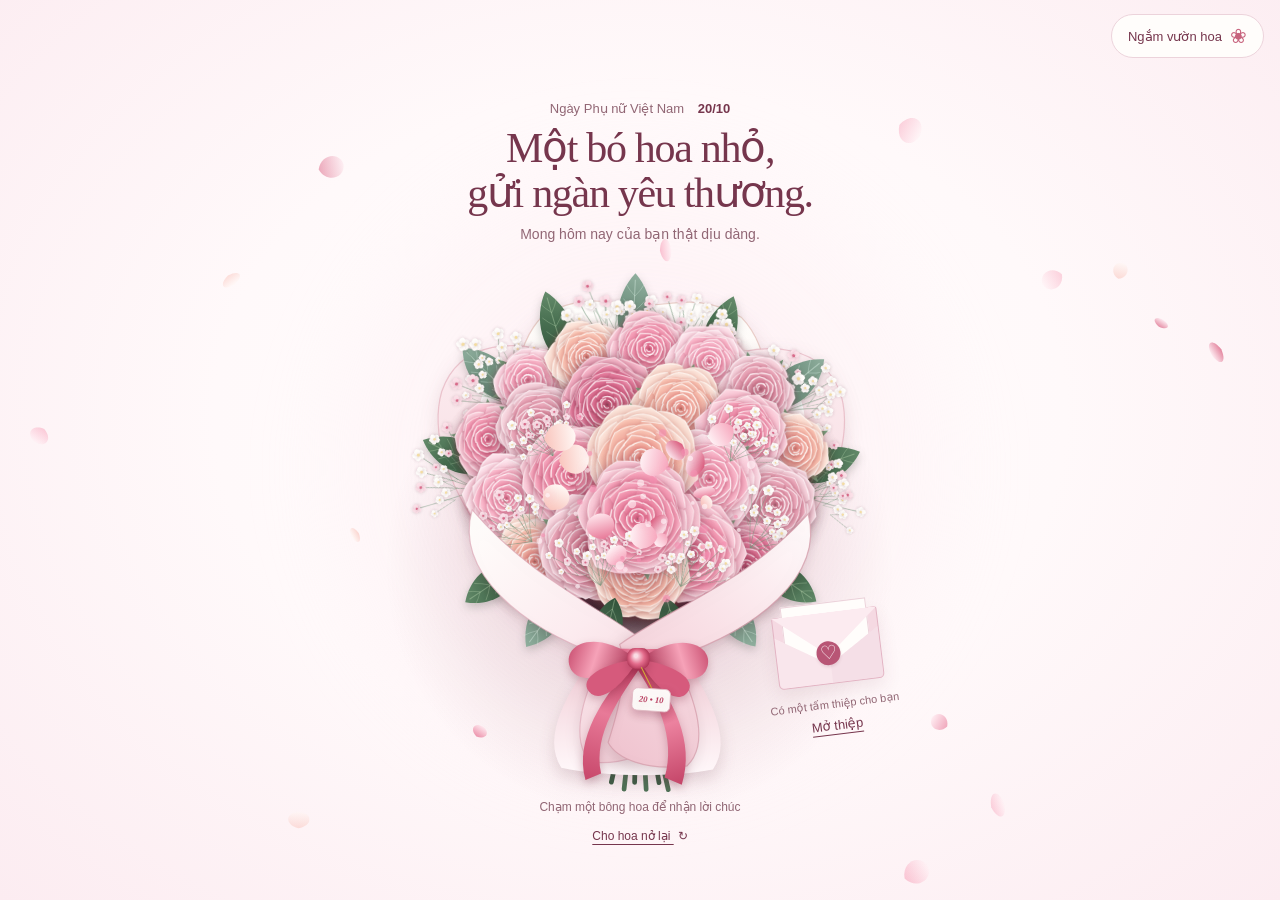
<file: index.html>
<!DOCTYPE html>
<html lang="vi">
<head>
  <meta charset="UTF-8">
  <meta name="viewport" content="width=device-width, initial-scale=1.0">
  <meta name="theme-color" content="#fff8fa">
  <meta name="description" content="Một bó hoa và tấm thiệp nhỏ, gửi những lời chúc dịu dàng nhân ngày Phụ nữ Việt Nam 20/10.">
  <title>Một bó hoa dành tặng bạn · 20/10</title>
  <link rel="stylesheet" href="./style.css">
  <script src="./greeting-params.js" defer></script>
  <script src="./script.js" defer></script>
  <script src="./card.js" defer></script>
  <script src="./album.js" defer></script>
  <script>
    document.addEventListener('DOMContentLoaded', () => {
      const link = document.getElementById('gardenLink');
      if (!link) return;
      link.addEventListener('click', (event) => {
        event.preventDefault();
        event.stopPropagation();
        const go = window.FlowerGreetingParams
          ? window.FlowerGreetingParams.withCurrentParams('garden.html')
          : 'garden.html';
        window.location.href = go;
      });
    });
  </script>
</head>
<body>
  <a class="garden-link" href="garden.html" id="gardenLink">Ngắm vườn hoa <span aria-hidden="true">❀</span></a>
  <main>
    <canvas id="ambientPetalsCanvas" aria-hidden="true"></canvas>
    <header class="greeting">
      <p class="occasion">Ngày Phụ nữ Việt Nam <span>20/10</span></p>
      <h1>Một bó hoa nhỏ,<br>gửi ngàn yêu thương.</h1>
      <p class="greeting-caption">Mong hôm nay của bạn thật dịu dàng.</p>
    </header>

    <div class="gift-layout">
      <section class="scene-column" aria-label="Hoa và những lời chúc 20/10">


        <div class="gift-visuals">
          <div class="bouquet-composition">
            <div id="bouquetStageWrapper" role="button" tabindex="0"
              aria-label="Bó hoa hồng. Nhấn Enter để nhận lời chúc; dùng phím mũi tên để chọn bông hoa."
              aria-describedby="bouquetHint">
              <canvas id="bouquetCanvas" aria-hidden="true"></canvas>
            </div>
            <button class="envelope-button" id="openCard" type="button" aria-haspopup="dialog" aria-controls="greetingCard" aria-expanded="false" hidden>
              <span class="envelope" aria-hidden="true"><span class="envelope-letter">Gửi bạn</span><span class="envelope-seal">♡</span></span>
              <span class="envelope-caption">Có một tấm thiệp cho bạn</span>
              <span class="envelope-action">Mở thiệp</span>
            </button>
          </div>

        </div>

        <footer class="scene-footer">
          <p id="bouquetHint" class="bouquet-hint">Chạm một bông hoa để nhận lời chúc</p>
          <p id="roseWish" class="rose-wish" role="status" aria-live="polite" aria-atomic="true"></p>
          <button class="text-button" id="replayBloom" type="button">Cho hoa nở lại <span aria-hidden="true">↻</span></button>
        </footer>
      </section>

      <dialog id="greetingCard" class="card-dialog" aria-labelledby="cardTitle">
        <div class="letter-paper">
          <button class="close-button" id="closeCard" type="button" aria-label="Đóng thiệp">×</button>
          <div id="cardReading">
            <div class="letter-date" aria-label="Ngày 20 tháng 10"><span>20</span><span class="date-stem" aria-hidden="true"></span><span>10</span></div>
            <p class="letter-recipient">Gửi <span id="cardRecipient">Hải Quyên ^-^</span>,</p>
            <h2 id="cardTitle">Chúc bạn một ngày<br>thật nhiều yêu thương.</h2>
            <div class="letter-flower" aria-hidden="true">❀</div>
            <p id="cardMessage" class="letter-message"></p>
            <div class="letter-signoff"><p>Với thật nhiều thương mến,</p><p id="cardSender" class="letter-signature">Việt Hoàng !!!</p></div>
            <div class="letter-fold" aria-hidden="true"></div>
            <div class="letter-actions"><button id="viewAlbum" class="text-button" type="button" aria-controls="memoryAlbum">Xem album kỷ niệm <span aria-hidden="true">♡</span></button><button id="editCard" class="text-button" type="button">Viết lời chúc riêng <span aria-hidden="true">✎</span></button></div>
          </div>
          <form id="cardEditor" hidden>
            <p class="editor-intro">Một tấm thiệp mang lời của bạn.</p>
            <h2 id="editorTitle" class="editor-title">Viết chút yêu thương</h2>
            <label for="recipientInput">Gửi đến</label>
            <input id="recipientInput" name="recipient" maxlength="60" required autocomplete="off">
            <label for="messageInput">Lời chúc 20/10</label>
            <textarea id="messageInput" name="message" rows="7" maxlength="1500" required></textarea>
            <label for="senderInput">Người gửi</label>
            <input id="senderInput" name="sender" maxlength="60" required autocomplete="off">
            <p class="editor-hint">Lời chúc được lưu trên trình duyệt này.</p>
            <div class="editor-actions"><button class="primary-button" type="submit">Lưu lời chúc</button><button class="text-button" id="cancelEdit" type="button">Hủy</button></div>
          </form>
          <p id="cardStatus" class="card-status" role="status" aria-live="polite"></p>
        </div>
      </dialog>
    </div>
    <section id="memoryAlbum" class="memory-album" aria-labelledby="albumTitle" hidden>
      <header class="album-heading">
        <p class="album-note">Một chút kỷ niệm, dành riêng cho bạn</p>
        <h2 id="albumTitle">Những khoảnh khắc thương yêu</h2>
        <button id="toggleAlbum" class="text-button" type="button" aria-expanded="false" aria-controls="albumPhotos">Xòe album <span aria-hidden="true">♡</span></button>
        <button id="editAlbum" class="text-button" type="button" aria-expanded="false" aria-controls="albumPhotos">Thay ảnh <span aria-hidden="true">✎</span></button>
      </header>
      <p id="albumEditHint" class="album-edit-hint" hidden>Chọn ảnh từ thiết bị của bạn, tối đa 20 MB mỗi ảnh. Ảnh được lưu trên trình duyệt này, không tự gửi sang thiết bị khác.</p>
      <p id="albumStatus" class="album-status" role="status" aria-live="polite" aria-atomic="true"></p>
      <div id="albumPhotos" class="album-photos">
        <figure class="portrait-card album-card">
          <div class="portrait-photo"><img src="./assets/HQ1.jpg" alt="Ảnh kỷ niệm thứ nhất của người nhận thiệp" width="768" height="1024" decoding="async"></div>
          <figcaption><span class="portrait-dedication">Một nụ cười rất thương.</span><span class="portrait-date">Những ngày thật vui</span></figcaption>
          <div class="photo-actions" hidden>
            <button class="text-button change-photo" type="button" aria-label="Đổi ảnh thứ nhất">Đổi ảnh</button>
            <button class="text-button reset-photo" type="button" aria-label="Khôi phục ảnh thứ nhất" disabled>Ảnh ban đầu</button>
            <input class="photo-input" type="file" accept="image/*" aria-label="Chọn ảnh thứ nhất" hidden>
          </div>
        </figure>
        <figure class="portrait-card album-card">
          <div class="portrait-photo"><img src="./assets/HQ2.jpg" alt="Ảnh kỷ niệm thứ hai của người nhận thiệp" width="768" height="1024" decoding="async" loading="lazy"></div>
          <figcaption><span class="portrait-dedication">Bình yên từ điều nhỏ.</span><span class="portrait-date">Một khoảnh khắc dịu dàng</span></figcaption>
          <div class="photo-actions" hidden>
            <button class="text-button change-photo" type="button" aria-label="Đổi ảnh thứ hai">Đổi ảnh</button>
            <button class="text-button reset-photo" type="button" aria-label="Khôi phục ảnh thứ hai" disabled>Ảnh ban đầu</button>
            <input class="photo-input" type="file" accept="image/*" aria-label="Chọn ảnh thứ hai" hidden>
          </div>
        </figure>
        <figure class="portrait-card album-card">
          <div class="portrait-photo"><img src="./assets/HQ3.jpg" alt="Ảnh kỷ niệm thứ ba của người nhận thiệp" width="768" height="1024" decoding="async" loading="lazy"></div>
          <figcaption><span class="portrait-dedication">Mong bạn luôn rạng rỡ.</span><span class="portrait-date">Hôm nay và cả mai sau</span></figcaption>
          <div class="photo-actions" hidden>
            <button class="text-button change-photo" type="button" aria-label="Đổi ảnh thứ ba">Đổi ảnh</button>
            <button class="text-button reset-photo" type="button" aria-label="Khôi phục ảnh thứ ba" disabled>Ảnh ban đầu</button>
            <input class="photo-input" type="file" accept="image/*" aria-label="Chọn ảnh thứ ba" hidden>
          </div>
        </figure>
      </div>
      <p class="album-footnote">Có những điều nhỏ, nhớ lại vẫn thấy vui.</p>
    </section>
    <noscript><p class="noscript-message">Bật JavaScript để ngắm hoa nở và mở thiệp 20/10 nhé.</p></noscript>
  </main>
</body>
</html>
</file>
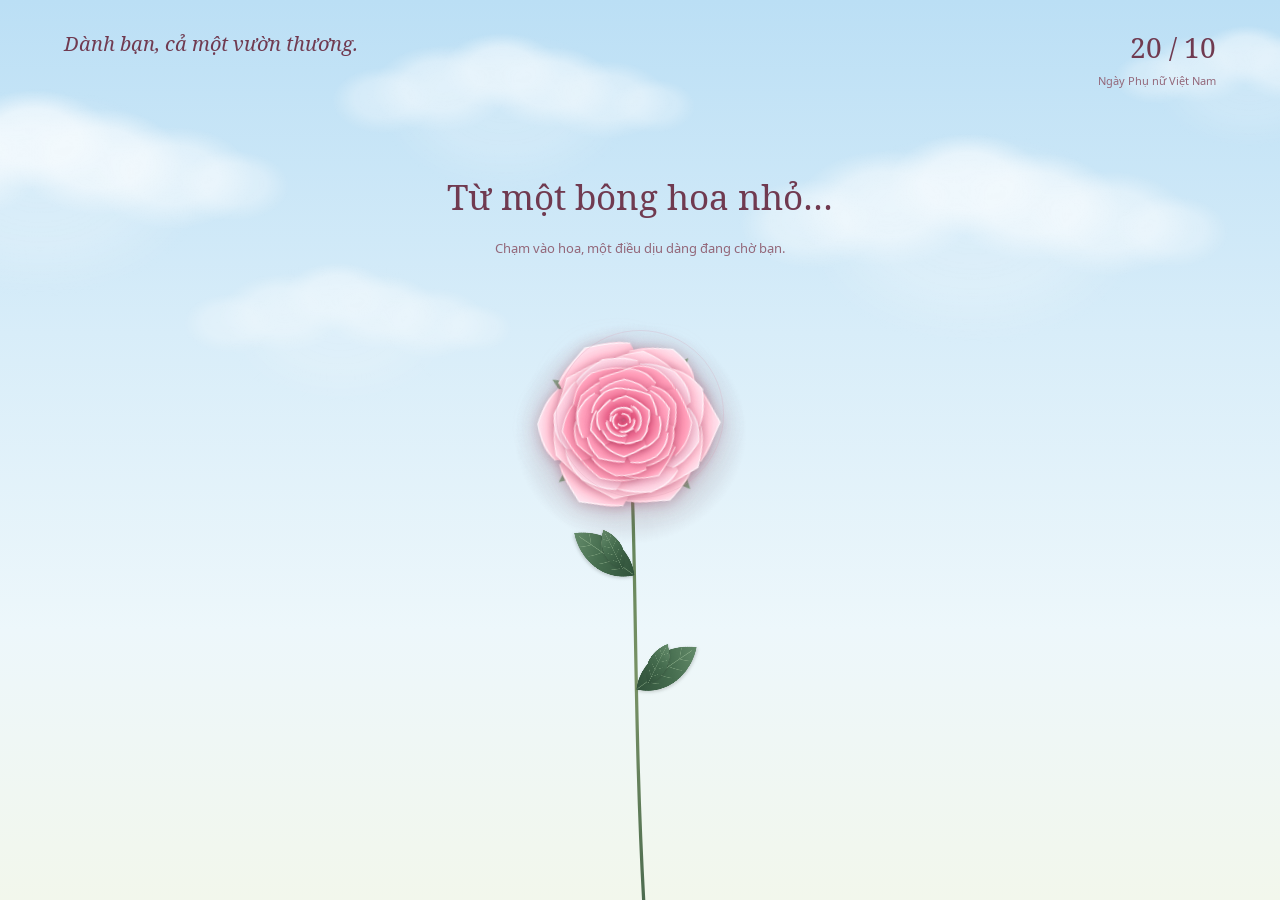
<file: garden.html>
<!DOCTYPE html>
<html lang="vi">
<head>
  <meta charset="UTF-8">
  <meta name="viewport" content="width=device-width, initial-scale=1.0">
  <meta name="theme-color" content="#bbdff5">
  <meta name="description" content="Chạm một bông hoa, đánh thức cả khu vườn và nhận một lời chúc dịu dàng ngày 20/10.">
  <title>Cả một vườn thương · 20/10</title>
  <link rel="preload" href="./assets/fonts/noto-serif-regular.woff2" as="font" type="font/woff2" crossorigin>
  <link rel="preload" href="./assets/fonts/noto-sans-regular.woff2" as="font" type="font/woff2" crossorigin>
  <style>
    @font-face {
      font-family: "Noto Serif";
      src: url("./assets/fonts/noto-serif-regular.woff2") format("woff2");
      font-style: normal; font-weight: 400; font-display: swap;
    }
    @font-face {
      font-family: "Noto Serif";
      src: url("./assets/fonts/noto-serif-italic.woff2") format("woff2");
      font-style: italic; font-weight: 400; font-display: swap;
    }
    @font-face {
      font-family: "Noto Sans";
      src: url("./assets/fonts/noto-sans-regular.woff2") format("woff2");
      font-style: normal; font-weight: 400; font-display: swap;
    }
    :root {
      color-scheme: light;
      --sky: #bbdff5;
      --ink: #703a50;
      --muted: #936779;
      --rose: #c66388;
      --leaf: #6c8b71;
      --paper: #fffdfc;
      --font-letter: "Noto Serif", serif;
      font-family: "Noto Sans", sans-serif;
      color: var(--ink);
      font-synthesis: none;
    }
    * { box-sizing: border-box; }
    [hidden] { display: none !important; }
    html, body { margin: 0; min-width: 280px; min-height: 100%; }
    body { background: var(--sky); -webkit-tap-highlight-color: transparent; }
    button { font: inherit; color: inherit; cursor: pointer; touch-action: manipulation; }
    button:focus-visible, input:focus-visible, textarea:focus-visible { outline: 2px solid var(--ink); outline-offset: 4px; }
    .garden {
      position: relative; min-height: 560px; height: 100svh; overflow: hidden;
      isolation: isolate;
      background: linear-gradient(180deg, #bbdff5 0%, #d8edf9 37%, #edf7fb 70%, #f2f7ec 100%);
    }
    .garden::after {
      content: ""; position: absolute; inset: 0; z-index: -2; pointer-events: none;
      background: radial-gradient(ellipse at 50% 110%, #d7e8caaa, transparent 58%);
      opacity: 0; transition: opacity 4s;
    }
    .garden.is-growing::after { opacity: 1; }
    .page-header {
      position: absolute; top: max(28px, env(safe-area-inset-top));
      left: clamp(24px, 5vw, 76px); right: clamp(24px, 5vw, 76px);
      display: flex; align-items: start; justify-content: space-between; gap: 24px;
      pointer-events: none;
    }
    .dedication { margin: 0; font: italic 20px/1.6 var(--font-letter); }
    .date { margin: 0; text-align: right; font-size: 11px; line-height: 1.7; color: var(--muted); }
    .date span { display: block; font: 28px/1.4 var(--font-letter); color: var(--ink); margin-bottom: 5px; }
    #flowers { position: absolute; inset: 0; z-index: -1; width: 100%; height: 100%; }
    .flower-button {
      position: absolute; left: 50%; top: 46%; transform: translate(-50%, -50%);
      width: 184px; height: 184px; border: 0; border-radius: 50%; background: transparent;
    }
    .flower-button::after {
      content: ""; position: absolute; inset: 8px; border: 1px solid #d69ab23b; border-radius: 50%;
      transition: transform .5s, border-color .5s;
    }
    .flower-button:hover::after { transform: scale(1.13); border-color: #c6638888; }
    .intro {
      position: absolute; left: 24px; right: 24px; top: 19%; text-align: center;
      transition: opacity .65s, transform .65s; pointer-events: none;
    }
    h1 { margin: 0; font: 400 clamp(25px, 3vw, 35px)/1.5 var(--font-letter); }
    .intro p { margin: 13px 0 0; font-size: 13px; line-height: 1.7; color: var(--muted); }
    .is-growing .intro { opacity: 0; transform: translateY(12px); }
    .progress {
      position: absolute; bottom: 36px; left: 20px; right: 20px; margin: 0;
      text-align: center; font: italic 17px/1.7 var(--font-letter);
      opacity: 0; transition: opacity .6s; pointer-events: none;
      text-shadow: 0 1px 12px #fff, 0 1px 8px #fff;
    }
    .is-growing:not(.is-ready) .progress { opacity: 1; }
    .garden-actions {
      position: absolute; bottom: max(24px, env(safe-area-inset-bottom)); left: 0; right: 0;
      display: flex; justify-content: center; flex-wrap: wrap; gap: 12px; padding: 0 16px;
    }
    .garden-actions button {
      border: 1px solid #dcb9c8; background: #fffdfcf2; border-radius: 30px;
      padding: 12px 20px; font-size: 12px; box-shadow: 0 3px 16px #76364d0c;
    }
    .garden-actions button:hover { background: #fae7ef; }
    dialog {
      width: min(480px, calc(100% - 36px)); max-height: calc(100svh - 36px);
      padding: 0; border: 0; overflow: auto; background: var(--paper); color: var(--ink);
      box-shadow: 0 24px 100px #69394d24, 0 2px 10px #69394d12;
      scrollbar-width: none;
      -ms-overflow-style: none;
    }
    dialog::-webkit-scrollbar { display: none; }
    dialog::backdrop { background: #eaf5fc3d; backdrop-filter: blur(3px); }
    dialog[open] { animation: unfold 1s cubic-bezier(.2,.8,.2,1) both; }
    .letter { position: relative; padding: 38px 42px 28px; text-align: center; }
    .letter::before { content: ""; position: absolute; inset: 10px; border: 1px solid #eed6e1; pointer-events: none; }
    .close-card { position: absolute; top: 15px; right: 16px; width: 34px; height: 34px; border: 0; background: transparent; font-size: 25px; }
    .letter-date { margin: 2px 0 20px; font: 24px/1.4 var(--font-letter); color: var(--rose); }
    .letter-date span { display: inline-block; width: 1px; height: 27px; background: #d9aec1; transform: rotate(24deg); margin: 0 15px -5px; }
    .letter-sprig { display: block; margin: 0 auto 17px; width: 75px; height: 55px; }
    .recipient { font: italic 17px/1.7 var(--font-letter); margin: 0 0 13px; }
    h2 { font: 400 clamp(26px, 5vw, 32px)/1.5 var(--font-letter); margin: 0 0 24px; text-wrap: balance; }
    .message { font-size: 14px; line-height: 1.95; margin: 0 0 15px; text-wrap: pretty; }
    .signature { margin: 24px 0; font: italic 17px/1.8 var(--font-letter); }
    .recipient, h2, .message, .signature { overflow-wrap: anywhere; }
    h2, .message, .signature { white-space: pre-wrap; }
    .letter-actions { display: flex; flex-wrap: wrap; justify-content: center; gap: 12px 20px; }
    .view-garden { position: relative; border: 0; border-bottom: 1px solid #cba1b2; padding: 7px 2px; background: transparent; font-size: 12px; }
    .card-editor { text-align: left; }
    .card-editor h2 { text-align: center; margin-bottom: 20px; font-size: 25px; }
    .card-editor label { display: block; margin: 16px 0 7px; font-size: 13px; }
    .card-editor input, .card-editor textarea {
      display: block; width: 100%; min-width: 0; padding: 10px 12px;
      border: 1px solid #dcb9c8; border-radius: 4px; background: #fff9fb;
      color: var(--ink); font: 16px/1.6 "Noto Sans", sans-serif;
    }
    .card-editor textarea { resize: vertical; }
    .editor-hint, .card-status { color: var(--muted); font-size: 12px; line-height: 1.7; }
    .card-status { margin: 0; }
    .card-status:not(:empty) { margin-top: 16px; }
    .editor-actions { display: flex; align-items: center; flex-wrap: wrap; gap: 20px; margin-top: 20px; }
    .save-card { border: 1px solid var(--ink); border-radius: 24px; padding: 11px 18px; background: var(--ink); color: var(--paper); font-size: 13px; }
    .noscript { position: absolute; top: 30%; left: 20px; right: 20px; text-align: center; line-height: 1.8; }
    @keyframes unfold { from { opacity: 0; transform: translateY(35px) rotate(-2deg) scale(.94); } to { opacity: 1; transform: none; } }
    @media (max-width: 600px) {
      .dedication { font-size: 18px; max-width: 150px; }
      .date { max-width: 130px; font-size: 10px; }
      .date span { font-size: 25px; }
      .letter { padding: 35px 26px 25px; }
      .intro { top: 18%; }
      h1 { font-size: clamp(23px, 5.8vw, 28px); }
    }
    @media (max-height: 600px) and (min-width: 600px) {
      .garden { min-height: 360px; }
      .intro { top: 38%; right: auto; width: 30%; text-align: left; }
      h1 { font-size: 24px; }
      .intro p { margin-top: 6px; }
      .page-header { top: 20px; }
    }
    @media (prefers-reduced-motion: reduce) {
      *, *::before, *::after { animation: none !important; transition: none !important; }
    }
  </style>
</head>
<body>
  <main class="garden" id="garden">
    <header class="page-header">
      <p class="dedication">Dành bạn, cả một vườn thương.</p>
      <p class="date"><span>20 / 10</span>Ngày Phụ nữ Việt Nam</p>
    </header>
    <canvas id="flowers" aria-hidden="true"></canvas>
    <button class="flower-button" id="bloom" type="button" aria-label="Chạm để cả vườn hoa nở" aria-describedby="introHint"></button>
    <div class="intro" id="intro">
      <h1>Từ một bông hoa nhỏ…</h1>
      <p id="introHint">Chạm vào hoa, một điều dịu dàng đang chờ bạn.</p>
    </div>
    <p class="progress" id="status" role="status" aria-live="polite" aria-atomic="true"></p>
    <nav class="garden-actions" id="actions" aria-label="Vườn hoa và thiệp" hidden>
      <button id="readCard" type="button" aria-haspopup="dialog" aria-controls="wishCard">Đọc lại thiệp</button>
      <button id="replay" type="button">Cho hoa nở lại</button>
    </nav>
    <dialog id="wishCard" aria-labelledby="cardTitle">
      <article class="letter">
        <button class="close-card" id="closeCard" type="button" aria-label="Đóng thiệp">×</button>
        <p class="letter-date">20<span aria-hidden="true"></span>10</p>
        <svg class="letter-sprig" viewBox="0 0 90 64" fill="none" aria-hidden="true">
          <path d="M45 59 Q41 40 46 21 M44 49 Q25 47 23 35 Q39 33 44 49 M44 40 Q60 39 65 28 Q51 28 44 40" stroke="#78947a" stroke-width="1.2" fill="#dfe9d9"/>
          <g fill="#ecc1d2" stroke="#c9789a" stroke-width=".6">
            <ellipse cx="39" cy="17" rx="8" ry="12" transform="rotate(-40 39 17)"/>
            <ellipse cx="52" cy="17" rx="8" ry="12" transform="rotate(40 52 17)"/>
            <ellipse cx="45" cy="15" rx="8" ry="12"/>
            <path d="M30 19 Q44 17 45 30 Q33 32 30 19 M60 19 Q46 17 45 30 Q58 32 60 19"/>
          </g>
        </svg>
        <div id="cardReading">
          <p class="recipient">Gửi <span id="cardRecipient">Hải Quyên xinh đẹp ^^</span>,</p>
          <h2 id="cardTitle">Mong những điều đẹp đẽ<br>luôn nở bên bạn.</h2>
          <div id="cardMessage">
            <p class="message">Một bông hoa có thể làm một ngày thêm đẹp.<br>Còn bạn, làm thế giới này dịu dàng hơn.</p>
            <p class="message">Nhân ngày 20/10, chúc bạn luôn được yêu thương, trân trọng và có thật nhiều niềm vui. Mong bạn đủ bình yên để tận hưởng những điều nhỏ bé, đủ tự tin để theo đuổi những điều mình yêu.</p>
            <p class="message">Hôm nay và cả những ngày sau,<br>hãy cứ rạng rỡ theo cách của riêng mình nhé.</p>
          </div>
          <p class="signature" id="cardSignature">Gửi Hải Quyên thật nhiều thương mến ♡</p>
          <div class="letter-actions">
            <button class="view-garden" id="viewGarden" type="button" autofocus>Ngắm vườn hoa</button>
            <button class="view-garden" id="editCard" type="button">Viết lời chúc riêng</button>
          </div>
        </div>
        <form class="card-editor" id="cardEditor" hidden>
          <h2 id="editorTitle">Viết chút yêu thương</h2>
          <label for="recipientInput">Gửi đến</label>
          <input id="recipientInput" name="recipient" maxlength="60" required autocomplete="off">
          <label for="titleInput">Tiêu đề thiệp</label>
          <textarea id="titleInput" name="title" rows="2" maxlength="160" required></textarea>
          <label for="messageInput">Lời chúc 20/10</label>
          <textarea id="messageInput" name="message" rows="7" maxlength="3000" required></textarea>
          <label for="signatureInput">Chữ ký</label>
          <input id="signatureInput" name="signature" maxlength="120" required autocomplete="off">
          <p class="editor-hint">Lời chúc được lưu trên trình duyệt này. Cách một dòng để bắt đầu đoạn mới.</p>
          <div class="editor-actions">
            <button class="save-card" type="submit">Lưu lời chúc</button>
            <button class="view-garden" id="cancelEdit" type="button">Hủy</button>
          </div>
        </form>
        <p class="card-status" id="cardStatus" role="status" aria-live="polite"></p>
      </article>
    </dialog>
    <noscript><p class="noscript">Bật JavaScript để chạm vào hoa và mở thiệp nhé.<br>Chúc bạn ngày 20/10 bình an, rạng rỡ và tràn đầy yêu thương!</p></noscript>
  </main>
  <script src="./greeting-params.js"></script>
  <script src="./garden-botany.js"></script>
  <script src="./garden-card.js"></script>
  <script>
    (() => {
      'use strict';
      const garden = document.getElementById('garden');
      const canvas = document.getElementById('flowers');
      const ctx = canvas.getContext('2d');
      const bloomButton = document.getElementById('bloom');
      const card = document.getElementById('wishCard');
      const actions = document.getElementById('actions');
      const status = document.getElementById('status');
      const motion = matchMedia('(prefers-reduced-motion: reduce)');
      const TAU = Math.PI * 2;
      const clamp = n => Math.max(0, Math.min(1, n));
      const ease = n => 1 - Math.pow(1 - clamp(n), 3);
      let seed = 2010;
      const random = () => { seed = seed * 16807 % 2147483647; return (seed - 1) / 2147483646; };
      const { createRealisticRoseSprite, createRoseBudSprite, drawBotanicalLeaf } = window.GardenBotany;
      const paletteKeys = ['sweetBlush', 'pastelPink', 'creamPeach', 'pearlVintage', 'berryRomance', 'paleGreen', 'skyBlue', 'pearlWhite'];
      // Bake the soft focus and bloom into the sprites once, keeping the live scene light.
      function softenPetals(source, logicalSize, radius) {
        const image = document.createElement('canvas');
        image.width = source.width; image.height = source.height;
        const c = image.getContext('2d');
        const pixelRatio = source.width / logicalSize;
        c.globalAlpha = .3;
        c.filter = `blur(${radius * .13 * pixelRatio}px) brightness(1.35)`;
        c.drawImage(source, 0, 0);
        c.globalAlpha = 1;
        c.filter = `blur(${radius * .009 * pixelRatio}px) brightness(1.06)`;
        c.drawImage(source, 0, 0);
        return image;
      }
      // Use the same layered roses as index.html, cached at the sizes used in this scene.
      // Fully open flowers need only one draw instead of repainting every petal each frame.
      function prepareRose(config) {
        const rose = createRealisticRoseSprite(config);
        rose.whorlCanvases = rose.whorlCanvases.map(layer => softenPetals(layer, rose.logicalSize, rose.radius));
        const openCanvas = document.createElement('canvas');
        openCanvas.width = rose.baseCanvas.width;
        openCanvas.height = rose.baseCanvas.height;
        const c = openCanvas.getContext('2d');
        c.drawImage(rose.baseCanvas, 0, 0);
        rose.whorlCanvases.forEach(layer => c.drawImage(layer, 0, 0));
        return { ...rose, openCanvas };
      }
      const sprites = paletteKeys.flatMap((paletteKey, i) => ['garden', 'classic', 'peony'].map((variety, j) => prepareRose({
        radius: 46, paletteKey, variety, seed: 2010 + i * 107 + j * 41,
        tiltX: (j - 1) * .65, tiltY: -.2 + (i % 5) * .08, hasDewdrop: j === 0
      })));
      const heroSprite = prepareRose({ radius: 86, paletteKey: 'sweetBlush', variety: 'garden', tiltX: -.22, tiltY: -.3, seed: 2010, hasDewdrop: true });
      const budSprites = paletteKeys.map(paletteKey => {
        const bud = createRoseBudSprite({ paletteKey });
        return { ...bud, canvas: softenPetals(bud.canvas, bud.logicalSize, bud.radius) };
      });
      const leafCanvas = document.createElement('canvas');
      leafCanvas.width = 300; leafCanvas.height = 200;
      const leafContext = leafCanvas.getContext('2d');
      leafContext.scale(2, 2);
      drawBotanicalLeaf(leafContext, 20, 50, 0, 100, 31);
      // Soft cloud puffs are painted once, then drift behind the flowers.
      const cloudCanvas = document.createElement('canvas');
      cloudCanvas.width = 720; cloudCanvas.height = 360;
      const cloudContext = cloudCanvas.getContext('2d');
      const cloudPuffs = [
        [125, 164, 92, .52], [225, 143, 119, .67], [333, 112, 104, .81],
        [420, 141, 111, .75], [519, 163, 108, .61], [600, 174, 75, .43],
        [340, 183, 219, .3]
      ];
      cloudPuffs.forEach(([x, y, radius, opacity]) => {
        cloudContext.save(); cloudContext.translate(x, y); cloudContext.scale(1, .64);
        const puff = cloudContext.createRadialGradient(0, -radius * .12, radius * .16, 0, 0, radius);
        puff.addColorStop(0, `rgba(255,255,255,${opacity})`);
        puff.addColorStop(.48, `rgba(255,255,255,${opacity * .87})`);
        puff.addColorStop(.8, `rgba(255,255,255,${opacity * .3})`);
        puff.addColorStop(1, 'rgba(255,255,255,0)');
        cloudContext.fillStyle = puff; cloudContext.beginPath(); cloudContext.arc(0, 0, radius, 0, TAU); cloudContext.fill();
        cloudContext.restore();
      });
      const clouds = [
        { x: .04, y: .17, size: .42, opacity: .82, speed: 2.7 },
        { x: .4, y: .09, size: .32, opacity: .67, speed: 3.8 },
        { x: .77, y: .22, size: .43, opacity: .78, speed: 2.2 },
        { x: .27, y: .34, size: .29, opacity: .52, speed: 4.1 },
        { x: .98, y: .07, size: .25, opacity: .59, speed: 3.1 }
      ];
      const whorlDelays = [0, .12, .24, .34];
      const closedScales = [.44, .36, .28, .38];
      const twistAngles = [.52, -.78, 1.05, -1.35];
      const flowers = [];
      // Distant flowers are smaller and paler; foreground flowers grow taller and fuller.
      for (let row = 0; row < 5; row++) {
        const count = 24 + row * 2;
        for (let i = 0; i < count; i++) {
          const x = (i + random()) / count;
          flowers.push({
            x, y: .49 + row * .092 + (random() - .5) * .22, depth: row,
            radius: 17 + row * 5 + random() * 15,
            stem: .18 + random() * .22,
            bend: (random() - .5) * 65,
            phase: random() * TAU, rotation: (random() - .5) * .9,
            sprite: Math.floor(random() * sprites.length),
            delay: .3 + Math.abs(x - .5) * 4.2 + row * .36 + random() * .9,
            alpha: .6 + row * .1, tilt: .8 + random() * .2,
            offsetX: 0, offsetY: 0, hover: 0
          });
        }
      }
      // Keep some flowers as closed buds, scattered through all five depth layers.
      for (let i = 0; i < 20; i++) {
        const row = Math.floor(i / 4);
        flowers.push({
          x: (i % 4 + .25 + random() * .5) / 4,
          y: .45 + row * .087 + (random() - .5) * .065,
          depth: row, radius: 13 + row * 2.5 + random() * 4,
          stem: .2 + random() * .15, bend: (random() - .5) * 45,
          phase: random() * TAU, rotation: (random() - .5) * .5,
          bud: true, sprite: i * 3 % budSprites.length,
          delay: .6 + random() * 2.4 + row * .4,
          alpha: .75 + row * .06, tilt: 1,
          offsetX: 0, offsetY: 0, hover: 0
        });
      }
      flowers.sort((a, b) => a.depth - b.depth);
      const petals = Array.from({ length: 18 }, () => ({ x: random(), y: random(), phase: random() * TAU, size: 3 + random() * 4, speed: 9 + random() * 12 }));
      const hero = { x: .5, y: .46, radius: 76, stem: .25, bend: 5, phase: 0, rotation: -.15, tilt: .95, offsetX: 0, offsetY: 0, hover: 0 };
      const pointer = { x: -1000, y: -1000 };
      let width = 0, height = 0, scale = 1, frame = 0, lastFrame = 0;
      let sceneTime = 0;
      let state = 'idle', started = 0, pausedAt = 0;

      function leaf(x, y, direction, size, flutter) {
        ctx.save(); ctx.translate(x, y); ctx.scale(direction, 1); ctx.rotate(-.58 + flutter);
        ctx.drawImage(leafCanvas, -size * .2, -size * .5, size * 1.5, size);
        ctx.restore();
      }

      function drawFlower(f, growth, time, smoothing, isHero = false) {
        if (growth <= 0) return;
        const p = ease(growth);
        const x = f.x * width;
        const targetY = f.y * height;
        const root = Math.max(height * 1.04, targetY + f.stem * height);
        const y = root - (root - targetY) * p;
        // A traveling breeze bends taller stems more, with a small individual flutter.
        const wind = motion.matches ? 0 : Math.sin(time * .00125 + f.x * 4.5) * .72 + Math.sin(time * .002 + f.phase) * .28;
        const lean = wind * (isHero ? .06 : .048);
        const sway = Math.sin(lean) * (root - y) * p;
        const r = f.radius * scale;
        const dx = x - pointer.x, dy = y - pointer.y;
        const distance = Math.hypot(dx, dy);
        const proximity = !motion.matches && !card.open ? clamp(1 - distance / (r * 2.3)) : 0;
        f.offsetX += ((dx / (distance || 1)) * proximity * r * .13 - f.offsetX) * smoothing;
        f.offsetY += ((dy / (distance || 1)) * proximity * r * .08 - f.offsetY) * smoothing;
        f.hover += (proximity - f.hover) * smoothing;
        const headX = x + sway + f.offsetX;
        const headY = y + (1 - Math.cos(lean)) * (root - y) + f.offsetY;
        const baseX = x + f.bend * scale;
        const controlX1 = x - f.bend * scale + sway * .15;
        const controlY1 = root - (root - headY) * .4;
        const controlX2 = headX + 8 * scale + sway * .12;
        const controlY2 = headY + (root - headY) * .22;
        ctx.save(); ctx.globalAlpha = isHero ? 1 : Math.min(1, f.alpha) * clamp(growth * 3);
        const stemColor = ctx.createLinearGradient(baseX - 2, root, headX + 2, headY);
        stemColor.addColorStop(0, '#46664c'); stemColor.addColorStop(.5, '#789265'); stemColor.addColorStop(1, '#587b53');
        ctx.strokeStyle = stemColor;
        ctx.lineWidth = isHero ? 2.8 * scale : Math.max(1, r * .05);
        ctx.lineCap = 'round';
        ctx.beginPath(); ctx.moveTo(baseX, root);
        ctx.bezierCurveTo(controlX1, controlY1, controlX2, controlY2, headX, headY);
        ctx.stroke();
        if (growth > .15) {
          // Attach each leaf to the actual curved stem so the whole plant moves together.
          (isHero ? [.42, .64] : [.38, .64]).forEach((t, i) => {
            const u = 1 - t;
            const lx = u ** 3 * baseX + 3 * u * u * t * controlX1 + 3 * u * t * t * controlX2 + t ** 3 * headX;
            const ly = u ** 3 * root + 3 * u * u * t * controlY1 + 3 * u * t * t * controlY2 + t ** 3 * headY;
            const length = r * (isHero ? .85 : .95) * p;
            leaf(lx, ly, i ? -1 : 1, length, wind * .085);
            if (isHero) leaf(lx + (i ? -10 : 10) * scale, ly - 5 * scale, i ? -1 : 1, length * .6, -.5 + wind * .09);
          });
        }
        ctx.translate(headX, headY);
        ctx.rotate(f.rotation + wind * .095 + f.offsetX * .003);
        const breath = motion.matches ? 1 : 1 + Math.sin(time * .0014 + f.phase) * .008;
        ctx.scale(breath * (1 + f.hover * .04), f.tilt * breath * (1 + f.hover * .04));
        if (f.bud) {
          const bud = budSprites[f.sprite];
          const size = bud.logicalSize * r / bud.radius;
          ctx.scale(.4 + p * .6, .4 + p * .6);
          ctx.drawImage(bud.canvas, -size / 2, -size / 2, size, size);
          ctx.restore();
          return;
        }
        const rose = isHero ? heroSprite : sprites[f.sprite];
        const size = rose.logicalSize * r / rose.radius;
        if (growth >= 1) {
          ctx.drawImage(rose.openCanvas, -size / 2, -size / 2, size, size);
        } else {
          ctx.save(); ctx.scale(.5 + p * .5, .5 + p * .5);
          ctx.drawImage(rose.baseCanvas, -size / 2, -size / 2, size, size); ctx.restore();
          rose.whorlCanvases.forEach((layer, i) => {
            const open = ease((growth - whorlDelays[i]) / (1 - whorlDelays[i]));
            const unfurl = closedScales[i] + (1 - closedScales[i]) * open;
            ctx.save(); ctx.rotate((1 - open) * twistAngles[i]);
            ctx.scale(unfurl, unfurl * (.78 + open * .22));
            ctx.drawImage(layer, -size / 2, -size / 2, size, size); ctx.restore();
          });
        }
        ctx.restore();
      }

      function drawPetals(elapsed, time) {
        ctx.save();
        petals.forEach(petal => {
          const x = ((petal.x * width + time * .009 + Math.sin(time * .0006 + petal.phase) * 35) % (width + 60)) - 30;
          const y = ((petal.y * height + time * petal.speed * .001) % (height + 60)) - 30;
          ctx.save(); ctx.globalAlpha = Math.min(elapsed / 3, 1) * .55;
          ctx.translate(x, y); ctx.rotate(petal.phase + time * .0007);
          ctx.scale(.55 + Math.abs(Math.sin(time * .001 + petal.phase)) * .45, 1);
          const color = ctx.createLinearGradient(0, -petal.size, 0, petal.size);
          color.addColorStop(0, '#fff3f7'); color.addColorStop(1, '#d887a6'); ctx.fillStyle = color;
          ctx.beginPath(); ctx.moveTo(0, -petal.size);
          ctx.bezierCurveTo(petal.size * 1.3, -petal.size, petal.size * .8, petal.size * .8, 0, petal.size);
          ctx.bezierCurveTo(-petal.size, petal.size * .2, -petal.size * .6, -petal.size * .9, 0, -petal.size);
          ctx.fill(); ctx.restore();
        });
        ctx.restore();
      }

      function drawClouds(time) {
        ctx.save();
        clouds.forEach(cloud => {
          const cloudWidth = Math.max(240, width * cloud.size);
          const travel = width + cloudWidth * 2;
          const x = ((cloud.x * width + time * cloud.speed * .001 + cloudWidth) % travel) - cloudWidth;
          const y = height * cloud.y;
          ctx.globalAlpha = cloud.opacity;
          ctx.drawImage(cloudCanvas, x - cloudWidth * .5, y - cloudWidth * .18, cloudWidth, cloudWidth * cloudCanvas.height / cloudCanvas.width);
        });
        ctx.restore();
      }

      function openCard() {
        if (!card.open) card.showModal();
      }
      function finish() {
        state = 'ready'; garden.classList.add('is-ready'); actions.hidden = false;
        status.textContent = 'Cả vườn hoa đã nở. Một tấm thiệp dành tặng bạn.';
        openCard();
      }
      function draw(time) {
        frame = 0;
        const delta = lastFrame ? Math.min(50, time - lastFrame) : 16.67;
        lastFrame = time;
        if (!motion.matches) sceneTime += delta;
        const smoothing = motion.matches ? 1 : 1 - Math.exp(-delta / 140);
        ctx.clearRect(0, 0, width, height);
        drawClouds(sceneTime);
        const elapsed = state === 'idle' ? 0 : (time - started) / 1000;
        const instant = motion.matches && state !== 'idle';
        if (state !== 'idle') {
          flowers.forEach(f => drawFlower(f, state === 'ready' || instant ? 1 : clamp((elapsed - f.delay) / 1.9), sceneTime, smoothing));
        }
        drawFlower(hero, state === 'idle' ? .72 : state === 'ready' || instant ? 1 : .72 + .28 * clamp(elapsed / 1.8), sceneTime, smoothing, true);
        if (state !== 'idle' && !motion.matches) drawPetals(elapsed, sceneTime);
        if (state === 'growing' && (instant || elapsed >= 6.8)) finish();
        if (!motion.matches && !document.hidden) frame = requestAnimationFrame(draw);
      }
      function render() {
        cancelAnimationFrame(frame);
        if (!document.hidden) frame = requestAnimationFrame(draw);
      }
      garden.addEventListener('pointermove', event => {
        if (event.pointerType !== 'mouse' || motion.matches) return;
        const rect = garden.getBoundingClientRect();
        pointer.x = event.clientX - rect.left; pointer.y = event.clientY - rect.top;
      });
      garden.addEventListener('pointerleave', () => { pointer.x = pointer.y = -1000; });
      function resize() {
        const rect = garden.getBoundingClientRect();
        width = rect.width; height = rect.height;
        scale = Math.min(1.22, Math.max(.68, width / 1100));
        const dpr = Math.min(devicePixelRatio || 1, 2);
        canvas.width = Math.round(width * dpr); canvas.height = Math.round(height * dpr);
        ctx.setTransform(dpr, 0, 0, dpr, 0, 0); render();
      }
      function start() {
        if (state !== 'idle') return;
        state = 'growing'; started = performance.now();
        garden.classList.add('is-growing'); bloomButton.hidden = true;
        document.getElementById('intro').setAttribute('aria-hidden', 'true');
        status.textContent = 'Từ một bông hoa, cả khu vườn đang thức giấc…'; render();
      }
      function closeCard() { card.close(); }
      bloomButton.addEventListener('click', start);
      document.getElementById('readCard').addEventListener('click', openCard);
      document.getElementById('closeCard').addEventListener('click', closeCard);
      document.getElementById('viewGarden').addEventListener('click', closeCard);
      card.addEventListener('close', () => document.getElementById('readCard').focus({ preventScroll: true }));
      document.getElementById('replay').addEventListener('click', () => {
        state = 'idle'; garden.classList.remove('is-growing', 'is-ready');
        actions.hidden = true; bloomButton.hidden = false; status.textContent = '';
        document.getElementById('intro').removeAttribute('aria-hidden');
        bloomButton.focus({ preventScroll: true }); render();
      });
      document.addEventListener('visibilitychange', () => {
        if (document.hidden) { pausedAt = performance.now(); cancelAnimationFrame(frame); frame = 0; lastFrame = 0; }
        else { if (pausedAt && state === 'growing') started += performance.now() - pausedAt; pausedAt = 0; render(); }
      });
      motion.addEventListener('change', render);
      new ResizeObserver(resize).observe(garden);
      resize();
    })();
  </script>
</body>
</html>
</file>
<file: style.css>
:root {
  --paper: #fffdfb;
  --blush: #fff8fa;
  --rose: #c7637d;
  --ink: #76364d;
  --muted: #916674;
  --line: #ecd3db;
  --bouquet-size: clamp(210px, calc(100dvh - 300px), 560px);
  color: var(--ink);
  font-family: "Segoe UI", Arial, sans-serif;
  font-synthesis: none;
}
* { box-sizing: border-box; }
[hidden] { display: none !important; }
html, body { margin: 0; min-width: 320px; min-height: 100%; }
body {
  background: radial-gradient(ellipse at 50% 46%, #fffdfd 0%, #fff9fa 47%, #fcecf1 100%);
  -webkit-tap-highlight-color: transparent;
}
button, input, textarea { font: inherit; }
button { color: inherit; cursor: pointer; touch-action: manipulation; }
button:focus-visible, a:focus-visible, [tabindex]:focus-visible, input:focus-visible, textarea:focus-visible {
  outline: 2px solid var(--ink); outline-offset: 5px;
}
main {
  min-height: 100vh; min-height: 100dvh;
  display: grid; align-content: center;
  position: relative; isolation: isolate;
  padding: max(72px, calc(env(safe-area-inset-top) + 64px)) clamp(16px, 3vw, 48px) max(16px, env(safe-area-inset-bottom));
}
.garden-link {
  position: fixed; top: max(14px, env(safe-area-inset-top));
  right: max(16px, env(safe-area-inset-right)); z-index: 100;
  display: inline-flex; align-items: center; gap: 8px;
  min-height: 44px; padding: 10px 16px; border: 1px solid var(--line); border-radius: 24px;
  background: var(--paper); color: var(--ink); font-size: 13px; text-decoration: none;
  pointer-events: auto; cursor: pointer;
}
.garden-link:hover { background: #fae7ef; }
.garden-link span { color: var(--rose); font-size: 20px; line-height: 1; }
.gift-layout {
  width: min(100%, 1040px); margin-inline: auto;
  display: grid; grid-template-columns: minmax(0, 1fr); align-items: start;
  gap: 32px clamp(28px, 4vw, 60px);
}
.scene-column { min-width: 0; display: flex; flex-direction: column; align-items: center; }
.gift-visuals {
  width: 100%; margin: 4px auto 0; display: grid; place-items: center;
}
.portrait-card {
  position: relative; min-width: 0; width: 100%; max-width: 275px;
  justify-self: center; margin: 0; padding: 10px 10px 0;
  background: var(--paper); border: 1px solid #ecd3db99;
  box-shadow: 0 14px 40px #76364d10, 0 2px 7px #76364d08;
  transform-origin: top left;
}
.portrait-photo { overflow: hidden; aspect-ratio: 3 / 4; background: #f3e4e5; }
.portrait-photo img { display: block; width: 100%; height: 100%; object-fit: cover; object-position: center; }
.portrait-card figcaption { padding: 19px 6px 20px; text-align: center; }
.portrait-dedication { display: block; font: italic clamp(16px, 1.6vw, 21px)/1.45 "Palatino Linotype", Georgia, serif; text-wrap: pretty; }
.portrait-date { display: block; color: var(--muted); margin-top: 11px; font-size: 10px; line-height: 1.6; }
main::before {
  content: ''; position: absolute; left: 50%; top: 52%; z-index: -1;
  width: min(90vw, 700px); aspect-ratio: 1;
  transform: translate(-50%, -50%); border-radius: 50%;
  background: radial-gradient(circle, rgba(252, 210, 223, .45), rgba(254, 235, 242, .16) 57%, transparent 73%);
  filter: blur(26px); pointer-events: none;
}
.greeting { width: fit-content; max-width: 100%; margin: 0 auto 8px; transform-origin: top left; position: relative; z-index: 1; text-align: center; }
.occasion { margin: 0 0 10px; font-size: 13px; color: var(--muted); }
.occasion span { margin-left: 10px; color: var(--ink); font-weight: 600; }
h1, h2, .letter-recipient { font-family: "Palatino Linotype", "Book Antiqua", Palatino, Georgia, serif; font-weight: 400; }
h1 { margin: 0; font-size: clamp(28px, 3.4vw, 42px); line-height: 1.08; letter-spacing: -1.3px; }
.greeting-caption { font-size: 14px; color: var(--muted); margin: 10px 0 0; }
.bouquet-composition {
  position: relative; min-width: 0; margin: -12px auto -8px;
  width: min(100%, var(--bouquet-size));
  transform-origin: top left;
}
#bouquetStageWrapper {
  position: relative; width: 100%; aspect-ratio: 1; border-radius: 45%;
  cursor: pointer; touch-action: manipulation;
  animation: bouquet-entrance 1.15s cubic-bezier(.16, 1, .3, 1) both;
}
#bouquetCanvas { width: 100%; height: 100%; display: block; }
.envelope-button {
  position: absolute; right: 8px; top: 66%; width: clamp(126px, 29%, 164px);
  padding: 0; border: 0; background: transparent; text-align: center;
  transform: rotate(-7deg); animation: envelope-arrival .8s cubic-bezier(.2,.8,.2,1) both;
}
.envelope {
  position: relative; display: block; width: 106px; height: 72px; margin: 0 auto 12px;
  background: #f5d9e2; border: 1px solid #e3b5c4; border-radius: 2px 2px 5px 5px;
  box-shadow: 0 8px 18px #76364d18;
}
.envelope::before {
  content: ''; position: absolute; inset: 0; z-index: 2;
  background: linear-gradient(32deg, #f9e6ec 49%, transparent 50%) left / 51% 100% no-repeat,
              linear-gradient(-32deg, #f5dfe7 49%, transparent 50%) right / 51% 100% no-repeat;
  border-radius: inherit;
}
.envelope::after {
  content: ''; position: absolute; inset: -1px -1px 0; z-index: 3;
  background: #fcebf0; clip-path: polygon(0 0, 100% 0, 50% 61%);
  transform-origin: top; transition: transform .4s ease;
}
.envelope-letter {
  position: absolute; inset: -11px 9px 9px; padding: 12px 0 0;
  background: var(--paper); border: 1px solid var(--line);
  font-family: Georgia, serif; font-style: italic; font-size: 13px;
  transition: transform .4s ease;
}
.envelope-seal {
  position: absolute; left: calc(50% - 12px); top: 28px; z-index: 4;
  width: 24px; height: 24px; border-radius: 50%; background: #b85575;
  color: #fff6f8; font: 19px/24px Georgia, serif; box-shadow: 0 2px 3px #76364d22;
}
.envelope-caption, .envelope-action { display: block; font-size: 11px; line-height: 1.5; }
.envelope-caption { color: var(--muted); }
.envelope-action { font-size: 13px; text-decoration: underline; text-underline-offset: 4px; margin-top: 3px; }
@media (hover: hover) {
  .envelope-button:hover .envelope-letter { transform: translateY(-7px); }
  .envelope-button:hover .envelope::after { transform: rotateX(35deg); }
}
.scene-footer { transform-origin: top left; width: min(100%, 540px); margin-top: 6px; text-align: center; position: relative; z-index: 1; }
.bouquet-hint { font-size: 12px; color: var(--muted); margin: 0; }
.rose-wish { font: italic 17px/1.6 Georgia, serif; margin: 6px auto 2px; max-width: 440px; min-height: 54px; text-wrap: pretty; }
.rose-wish:empty { min-height: 0; margin: 0; }
.rose-wish.is-new { animation: wish-arrival .4s ease both; }
.text-button { border: 0; background: transparent; padding: 12px 8px; font-size: 12px; text-decoration: underline; text-underline-offset: 4px; }
.text-button span { display: inline-block; margin-left: 4px; text-decoration: none; }
#replayBloom { margin-top: 3px; }
#ambientPetalsCanvas { position: fixed; inset: 0; width: 100%; height: 100%; display: block; pointer-events: none; z-index: 2; }
.card-dialog {
  position: relative; z-index: 3; inset: auto; justify-self: center; align-self: start;
  width: min(100%, 620px); min-width: 0; max-width: none; max-height: none; margin: 0;
  padding: 0; border: 0; border-radius: 5px; color: var(--ink);
  background: var(--paper); box-shadow: 0 20px 70px #76364d14, 0 2px 8px #76364d0d;
  overflow: visible; scroll-margin-block: 24px;
}
.card-dialog[open] { animation: letter-open .45s .4s cubic-bezier(.16,1,.3,1) both; }
.letter-paper { position: relative; padding: 18px 30px 10px; background: linear-gradient(90deg, transparent 49.7%, #eedde33b 50%, transparent 50.3%), var(--paper); }
.letter-paper::before { content: ''; position: absolute; inset: 10px; border: 1px solid #ecd3db99; border-radius: 2px; pointer-events: none; }
.close-button { position: absolute; right: 15px; top: 14px; z-index: 1; width: 36px; height: 36px; background: transparent; border: 0; border-radius: 50%; font-size: 25px; font-weight: 300; }
.close-button:hover { background: #f9eaf0; }
.letter-date { display: flex; align-items: center; justify-content: center; gap: 13px; font: 28px/1.1 Georgia, serif; color: var(--rose); margin: 0 0 10px; }
.date-stem { width: 1px; height: 32px; background: var(--line); transform: rotate(25deg); }
.letter-recipient { margin: 0 0 10px; font-size: 19px; overflow-wrap: anywhere; }
#cardTitle { margin: 0; font-size: 31px; line-height: 1.2; letter-spacing: -.6px; }
.letter-flower { text-align: center; font: 29px/1 Georgia, serif; color: var(--rose); margin: 6px 0 8px; }
.letter-message { white-space: pre-wrap; overflow-wrap: anywhere; font-size: 14px; line-height: 1.65; margin: 0; }
.message-paragraph { display: block; }
.message-paragraph + .message-paragraph { margin-top: 12px; }
.letter-signoff { margin-top: 10px; text-align: right; }
.letter-signoff > p:first-child { margin: 0 0 3px; font-size: 12px; color: var(--muted); }
.letter-signature { font: italic 23px/1.4 "Palatino Linotype", Georgia, serif; margin: 0; overflow-wrap: anywhere; }
.letter-fold { height: 1px; margin: 8px -30px 2px; background: #ecd3db77; box-shadow: 0 1px 2px #76364d08; }
.letter-actions { text-align: center; }
.letter-actions .text-button { padding-block: 8px; }
.card-status { font-size: 12px; color: var(--muted); text-align: center; margin: 0; line-height: 1.6; }
.card-status:not(:empty) { padding: 8px 0; }
.editor-intro { margin: 10px 0; font-size: 12px; color: var(--muted); }
.editor-title { font-size: 27px; line-height: 1.2; margin: 0 0 26px; }
#cardEditor label { display: block; font-size: 13px; margin: 18px 0 8px; }
#cardEditor input, #cardEditor textarea { width: 100%; border: 1px solid #dcb8c5; border-radius: 5px; background: #fff9fb; color: var(--ink); padding: 11px 12px; font-size: 14px; line-height: 1.6; }
#cardEditor textarea { resize: vertical; min-height: 150px; }
.editor-hint { font-size: 11px; color: var(--muted); line-height: 1.7; margin-top: 14px; }
.editor-actions { display: flex; align-items: center; gap: 16px; margin: 20px 0 10px; }
.primary-button { border: 1px solid var(--ink); border-radius: 5px; padding: 12px 20px; font-size: 13px; background: var(--ink); color: var(--paper); }
.noscript-message { text-align: center; font-size: 14px; }
/* The album is a second chapter, revealed only after the letter is opened. */
.memory-album {
  position: relative; z-index: 3; width: min(100%, 850px); min-width: 0;
  margin: clamp(32px, 4vw, 54px) auto 8px; text-align: center; scroll-margin-top: 32px;
  opacity: 0; transform: translateY(24px);
  transition: opacity .8s ease, transform .8s cubic-bezier(.2,.8,.2,1);
}
.memory-album.is-revealed { opacity: 1; transform: none; }
.album-heading { margin-bottom: 26px; }
.album-note { color: var(--muted); font-size: 12px; line-height: 1.7; margin: 0 0 12px; }
#albumTitle { font-size: clamp(26px, 3vw, 34px); line-height: 1.25; margin: 0 0 8px; letter-spacing: -.5px; }
.album-photos { display: grid; grid-template-columns: minmax(0, 1fr); gap: 28px; padding: 18px 18px 14px; }
.album-card { grid-area: 1 / 1; width: min(100%, 230px); max-width: none; transform-origin: center; }
.album-card:nth-child(1) { z-index: 3; transform: rotate(-3deg); }
.album-card:nth-child(2) { z-index: 2; transform: translate(12px, -6px) rotate(7deg); }
.album-card:nth-child(3) { z-index: 1; transform: translate(-12px, -10px) rotate(-9deg); }
.album-card .portrait-dedication { font-size: 17px; }
.album-card figcaption { padding: 16px 4px 18px; }
.album-card .portrait-date { margin-top: 8px; }
.album-edit-hint, .album-status { max-width: 520px; margin: 0 auto 16px; color: var(--muted); font-size: 12px; line-height: 1.7; }
.album-status:empty { display: none; }
.photo-actions { display: flex; justify-content: center; flex-wrap: wrap; gap: 0 4px; padding: 0 0 8px; }
.photo-actions .text-button { min-height: 44px; padding: 10px 6px; }
.photo-actions button:disabled { opacity: .5; cursor: default; }
.album-card[aria-busy="true"] .portrait-photo { opacity: .65; }
.memory-album.is-spread .album-photos { grid-template-columns: repeat(3, minmax(0, 1fr)); }
.memory-album.is-spread .album-card { grid-area: auto; transform: rotate(var(--photo-angle)); animation: photo-unfold .65s cubic-bezier(.2,.8,.2,1) both; }
.memory-album.is-spread .album-card:nth-child(1) { --photo-angle: -4deg; }
.memory-album.is-spread .album-card:nth-child(2) { --photo-angle: 2deg; animation-delay: .13s; }
.memory-album.is-spread .album-card:nth-child(3) { --photo-angle: -2deg; animation-delay: .26s; }
.album-footnote { margin: 22px 0 0; color: var(--muted); font: italic 15px/1.7 Georgia, serif; }
@keyframes photo-unfold {
  from { opacity: 0; transform: translateY(22px) rotate(0); }
  to { opacity: 1; transform: translateY(0) rotate(var(--photo-angle)); }
}
@media (min-width: 1100px) {
  body.card-open .gift-layout { grid-template-columns: minmax(0, 1fr) minmax(400px, 470px); align-items: center; }
  body.card-open .bouquet-composition { width: min(100%, var(--bouquet-size)); }
  body.card-open .envelope-button { right: 0; width: 126px; }
  body.card-open .envelope { width: 88px; height: 60px; }
  body.card-open .envelope-seal { top: 22px; }
  body.card-open .envelope-caption { font-size: 10px; }
  body.card-open .envelope-action { font-size: 12px; }
  body.card-open .card-dialog { width: 100%; }
}
@media (min-width: 601px) and (max-width: 1099px) {
  body.card-open .bouquet-composition { width: min(100%, var(--bouquet-size)); }
}
@media (max-width: 600px) {
  .occasion { font-size: 12px; margin-bottom: 8px; }
  .greeting { margin-bottom: 6px; }
  .greeting-caption { font-size: 12px; margin-top: 8px; }
  .gift-visuals { margin-top: 2px; }
  .bouquet-composition { margin-top: 0; margin-bottom: 4px; width: min(100%, var(--bouquet-size)); }
  .envelope-button { right: 6px; top: 68%; width: 130px; }
  .envelope { width: 88px; height: 60px; margin-bottom: 9px; }
  .envelope-seal { top: 22px; }
  .envelope-caption { font-size: 10px; }
  .envelope-action { font-size: 12px; }
  .rose-wish { font-size: 16px; padding: 0 10px; }
  .letter-paper { padding: 18px 24px 10px; }
  .letter-fold { margin-left: -24px; margin-right: -24px; }
  #cardTitle { font-size: 29px; }
  .memory-album.is-spread .album-photos { grid-template-columns: minmax(0, 1fr); gap: 32px; }
}
@keyframes bouquet-entrance { from { opacity: 0; transform: translateY(18px) scale(.92); } to { opacity: 1; transform: translateY(0) scale(1); } }
@keyframes envelope-arrival { from { opacity: 0; transform: translateY(14px) rotate(-12deg); } to { opacity: 1; transform: translateY(0) rotate(-7deg); } }
@keyframes letter-open { from { opacity: 0; transform: translateY(16px); } to { opacity: 1; transform: translateY(0); } }
@keyframes wish-arrival { from { opacity: 0; transform: translateY(5px); } to { opacity: 1; transform: translateY(0); } }
@media (prefers-reduced-motion: reduce) {
  *, *::before, *::after { animation: none !important; transition: none !important; scroll-behavior: auto !important; }
}
</file>
